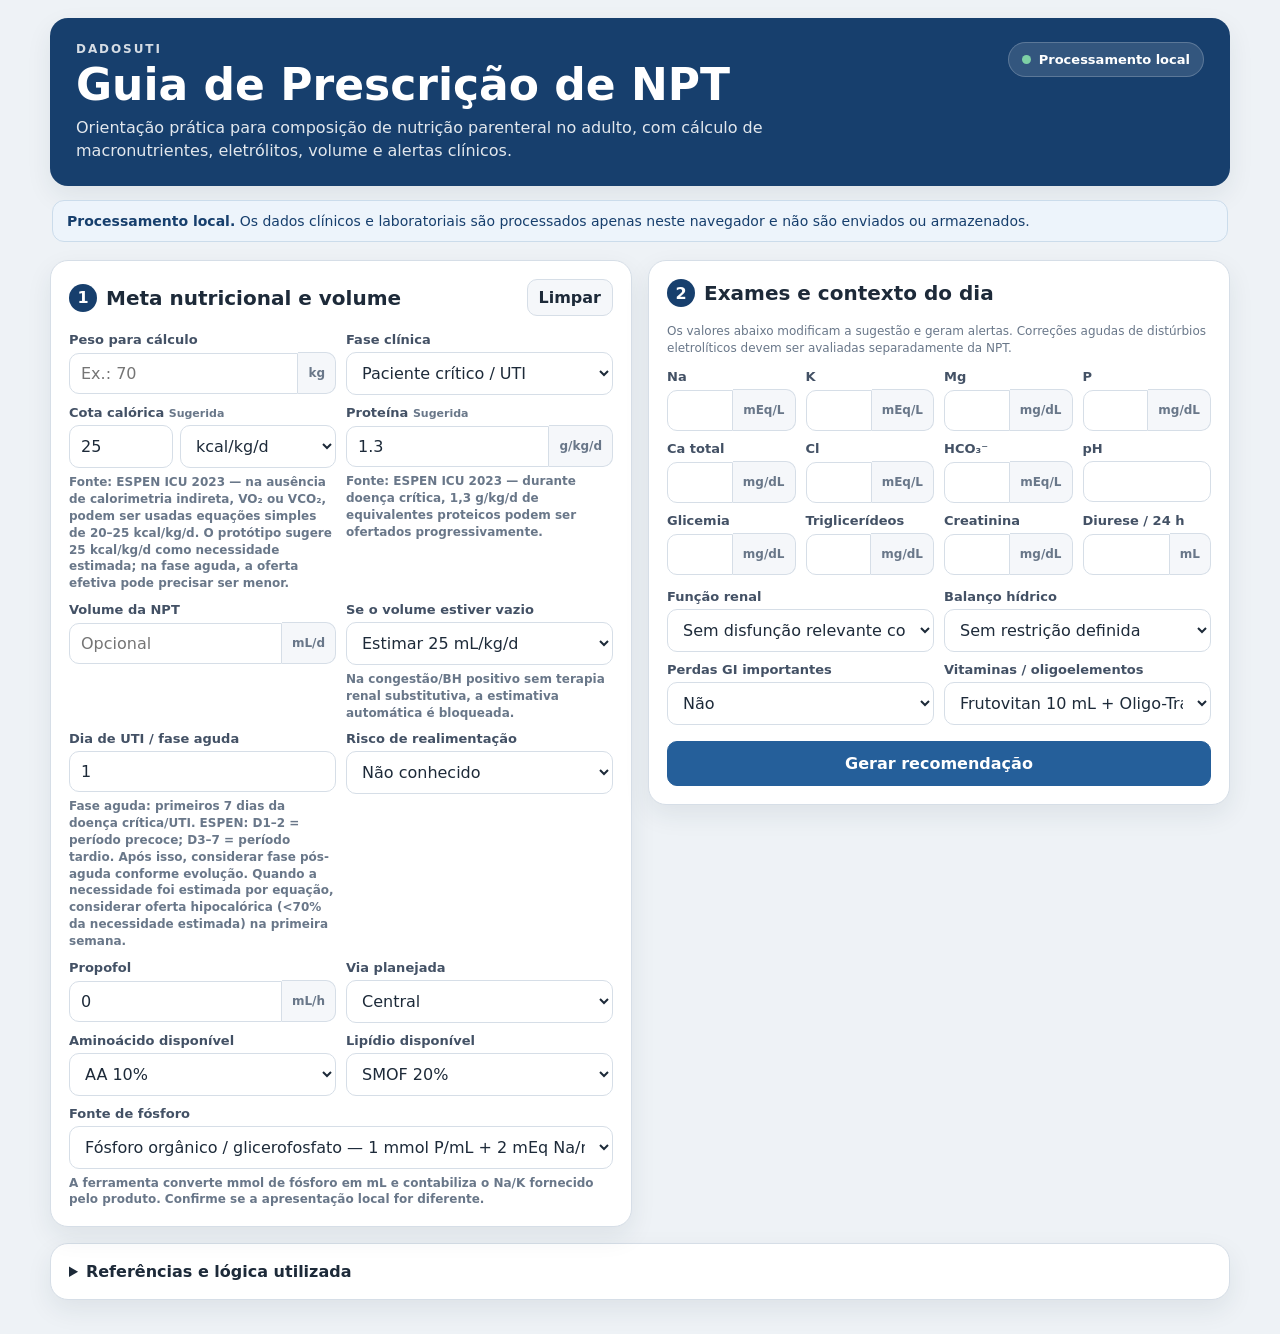
<file: index.html>
<!doctype html>
<html lang="pt-BR">
<head>
  <meta charset="utf-8">
  <meta name="viewport" content="width=device-width, initial-scale=1">
  <meta name="referrer" content="no-referrer">
  <meta http-equiv="Cache-Control" content="no-cache, no-store, must-revalidate">
  <meta http-equiv="Pragma" content="no-cache">
  <meta http-equiv="Expires" content="0">
  <title>Guia de Prescrição de NPT — Adulto</title>
  <link rel="stylesheet" href="style.css?v=11">
</head>
<body>
<main class="shell">

  <header class="hero">
      <div>
        <div class="brand">DADOSUTI</div>
        <h1>Guia de Prescrição de NPT</h1>
        <p>Orientação prática para composição de nutrição parenteral no adulto, com cálculo de macronutrientes, eletrólitos, volume e alertas clínicos.</p>
      </div>
      <div class="local-badge"><span></span> Processamento local</div>
    </header>

    <div class="privacy-strip">
      <strong>Processamento local.</strong> Os dados clínicos e laboratoriais são processados apenas neste navegador e não são enviados ou armazenados.
    </div>

  <section class="layout input-layout">
    <article class="card input-card">
      <div class="card-title">
        <div>
          <span class="step">1</span>
          <h2>Meta nutricional e volume</h2>
        </div>
        <button type="button" id="limpar" class="ghost">Limpar</button>
      </div>

      <div class="form-grid">
        <label class="field">
          <span>Peso para cálculo</span>
          <div class="input-unit">
            <input id="peso" type="number" step="0.1" min="1" placeholder="Ex.: 70">
            <b>kg</b>
          </div>
        </label>

        <label class="field">
          <span>Fase clínica</span>
          <select id="fase">
            <option value="uti">Paciente crítico / UTI</option>
            <option value="estavel">Hospitalizado estável</option>
          </select>
        </label>

        <label class="field">
          <span>Cota calórica <em>Sugerida</em></span>
          <div class="split-control">
            <input id="kcal" type="number" step="1" value="25">
            <select id="kcalTipo">
              <option value="kg">kcal/kg/d</option>
              <option value="total">kcal/d</option>
            </select>
          </div>
          <small id="kcalFonte">Fonte: ESPEN ICU 2023 — na ausência de calorimetria/VO₂/VCO₂, podem ser usadas equações simples de 20–25 kcal/kg/d. O protótipo sugere 25 kcal/kg/d como necessidade estimada.</small>
        </label>

        <label class="field">
          <span>Proteína <em>Sugerida</em></span>
          <div class="input-unit">
            <input id="prot" type="number" step="0.1" value="1.3">
            <b>g/kg/d</b>
          </div>
          <small id="protFonte">Fonte: ESPEN ICU 2023 — durante doença crítica, 1,3 g/kg/d de equivalentes proteicos podem ser ofertados progressivamente.</small>
        </label>

        <label class="field">
          <span>Volume da NPT</span>
          <div class="input-unit">
            <input id="volume" type="number" step="10" placeholder="Opcional">
            <b>mL/d</b>
          </div>
        </label>

        <label class="field">
          <span>Se o volume estiver vazio</span>
          <select id="volSug">
            <option value="25">Estimar 25 mL/kg/d</option>
            <option value="30">Estimar 30 mL/kg/d</option>
            <option value="20">Estimar 20 mL/kg/d</option>
            <option value="0">Não estimar — exigir definição</option>
          </select>
          <small>Na congestão/BH positivo sem terapia renal substitutiva, a estimativa automática é bloqueada.</small>
        </label>

        <label class="field">
          <span>Dia de UTI / fase aguda</span>
          <input id="diaUti" type="number" min="1" step="1" value="1">
          <small><strong>Fase aguda:</strong> primeiros 7 dias da doença crítica/UTI. ESPEN: D1–2 = período precoce; D3–7 = período tardio. Após isso, considerar fase pós-aguda conforme evolução. Quando a necessidade foi estimada por equação, considerar oferta hipocalórica (&lt;70% da necessidade estimada) na primeira semana.</small>
        </label>

        <label class="field">
          <span>Risco de realimentação</span>
          <select id="refeed">
            <option value="nao">Não conhecido</option>
            <option value="sim">Sim</option>
            <option value="extremo">Risco extremo</option>
          </select>
        </label>

        <label class="field">
          <span>Propofol</span>
          <div class="input-unit">
            <input id="propofol" type="number" min="0" step="0.1" value="0">
            <b>mL/h</b>
          </div>
        </label>

        <label class="field">
          <span>Via planejada</span>
          <select id="via">
            <option value="central">Central</option>
            <option value="periferica">Periférica</option>
          </select>
        </label>

        <label class="field">
          <span>Aminoácido disponível</span>
          <select id="aaConc">
            <option value="0.10">AA 10%</option>
            <option value="0.15">AA 15%</option>
            <option value="0.08">HEPA 8%</option>
            <option value="0.10">NEFRO 10%</option>
          </select>
        </label>

        <label class="field">
          <span>Lipídio disponível</span>
          <select id="lipTipo">
            <option value="SMOF 20%">SMOF 20%</option>
            <option value="MCT/LCT 20%">MCT/LCT 20%</option>
          </select>
        </label>

        <label class="field field-wide">
          <span>Fonte de fósforo</span>
          <select id="phosProduto">
            <option value="organico">Fósforo orgânico / glicerofosfato — 1 mmol P/mL + 2 mEq Na/mL</option>
            <option value="kphos">Fosfato de potássio — 1,1 mmol P/mL + 2 mEq K/mL</option>
          </select>
          <small>A ferramenta converte mmol de fósforo em mL e contabiliza o Na/K fornecido pelo produto. Confirme se a apresentação local for diferente.</small>
        </label>
      </div>
    </article>

    <article class="card input-card">
      <div class="card-title">
        <div>
          <span class="step">2</span>
          <h2>Exames e contexto do dia</h2>
        </div>
      </div>
      <p class="card-note">Os valores abaixo modificam a sugestão e geram alertas. Correções agudas de distúrbios eletrolíticos devem ser avaliadas separadamente da NPT.</p>

      <div class="labs-grid">
        <label class="field"><span>Na</span><div class="input-unit"><input id="na" type="number" step="0.1"><b>mEq/L</b></div></label>
        <label class="field"><span>K</span><div class="input-unit"><input id="k" type="number" step="0.1"><b>mEq/L</b></div></label>
        <label class="field"><span>Mg</span><div class="input-unit"><input id="mg" type="number" step="0.1"><b>mg/dL</b></div></label>
        <label class="field"><span>P</span><div class="input-unit"><input id="p" type="number" step="0.1"><b>mg/dL</b></div></label>

        <label class="field"><span>Ca total</span><div class="input-unit"><input id="ca" type="number" step="0.1"><b>mg/dL</b></div></label>
        <label class="field"><span>Cl</span><div class="input-unit"><input id="cl" type="number" step="0.1"><b>mEq/L</b></div></label>
        <label class="field"><span>HCO₃⁻</span><div class="input-unit"><input id="bic" type="number" step="0.1"><b>mEq/L</b></div></label>
        <label class="field"><span>pH</span><input id="ph" type="number" step="0.01"></label>

        <label class="field"><span>Glicemia</span><div class="input-unit"><input id="glicemia" type="number" step="1"><b>mg/dL</b></div></label>
        <label class="field"><span>Triglicerídeos</span><div class="input-unit"><input id="tg" type="number" step="1"><b>mg/dL</b></div></label>
        <label class="field"><span>Creatinina</span><div class="input-unit"><input id="cr" type="number" step="0.01"><b>mg/dL</b></div></label>
        <label class="field"><span>Diurese / 24 h</span><div class="input-unit"><input id="diurese" type="number" step="10"><b>mL</b></div></label>
      </div>

      <div class="context-grid">
        <label class="field">
          <span>Função renal</span>
          <select id="renal">
            <option value="ok">Sem disfunção relevante conhecida</option>
            <option value="aki">LRA/DRC sem diálise</option>
            <option value="ihd">Hemodiálise intermitente</option>
            <option value="crrt">TRS contínua</option>
          </select>
        </label>

        <label class="field">
          <span>Balanço hídrico</span>
          <select id="bh">
            <option value="neutro">Sem restrição definida</option>
            <option value="positivo">Positivo / congesto / edema</option>
            <option value="negativo">Perdas / necessidade de reposição</option>
          </select>
        </label>

        <label class="field">
          <span>Perdas GI importantes</span>
          <select id="gi">
            <option value="nao">Não</option>
            <option value="sim">Sim</option>
          </select>
        </label>

        <label class="field">
          <span>Vitaminas / oligoelementos</span>
          <select id="micro">
            <option value="fruto">Frutovitan 10 mL + Oligo-Trat 2 mL</option>
            <option value="cerne">Cerne 12 5 mL + Addaven 10 mL</option>
          </select>
        </label>
      </div>

      <button id="calc" class="primary action-button">Gerar recomendação</button>
    </article>
  </section>

  <section class="card result-section hidden" id="out">
    <div class="card-title">
      <div>
        <span class="step">3</span>
        <h2>Proposta calculada</h2>
      </div>
    </div>
    <p class="section-note">Quantidade clínica e volume da apresentação correspondente.</p>

    <div class="summary-table">
      <div class="metric">
        <span class="metric-label">Energia</span>
        <span class="metric-value" id="rKcal">—</span>
      </div>
      <div class="metric">
        <span class="metric-label">Proteína</span>
        <span class="metric-value" id="rProt">—</span>
      </div>
      <div class="metric">
        <span class="metric-label">GIR</span>
        <span class="metric-value" id="rGir">—</span>
      </div>
      <div class="metric">
        <span class="metric-label">Volume</span>
        <span class="metric-value" id="rVol">—</span>
      </div>
    </div>

    <div class="table-wrap">
      <table class="recommendation-table">
        <thead>
          <tr>
            <th>Componente</th>
            <th>Recomendação</th>
            <th>Volume / apresentação</th>
            <th>Justificativa</th>
          </tr>
        </thead>
        <tbody id="tbody"></tbody>
      </table>
    </div>
  </section>

  <section class="card hidden" id="alertsCard">
    <div class="card-title">
      <div>
        <span class="step">4</span>
        <h2>Alertas e pontos de revisão</h2>
      </div>
    </div>
    <div id="alerts"></div>
  </section>

  <section class="card hidden" id="rxCard">
    <div class="card-title">
      <div>
        <span class="step">5</span>
        <h2>Prescrição sugerida</h2>
      </div>
      <button id="copiar" class="ghost">Copiar resumo</button>
    </div>
    <pre class="evolution-text" id="rx"></pre>
  </section>

  <details class="card references-card">
    <summary>Referências e lógica utilizada</summary>
    <div class="references">
      <p><strong>ESPEN 2023.</strong> Em UTI, sugere automaticamente 25 kcal/kg/d como estimativa prática dentro da faixa de 20–25 kcal/kg/d quando calorimetria/VO₂/VCO₂ não estão disponíveis, e 1,3 g/kg/d de proteína como referência progressiva. Quando a necessidade energética é estimada por equação, alerta para evitar oferta plena precoce na fase aguda. Também limita glicose a 5 mg/kg/min e considera 1 g/kg/d de lipídio como teto usual, com tolerância até 1,5 g/kg/d.</p>

      <p><strong>ASPEN 2025.</strong> Para uma formulação inicial, proteína é definida primeiro; aproximadamente 25% das kcal podem vir de emulsão lipídica, e o restante é completado com dextrose. O volume-alvo deve ser compatível com a estratégia hídrica do paciente. Pontos de partida de eletrólitos: Na 1–2 mEq/kg (70–100 mEq/d), K 50–70 mEq/d, Ca 10–15 mEq/d, Mg 8–20 mEq/d e fósforo 20–40 mmol/d, sempre individualizados.</p>

      <p><strong>Apresentações do formulário fornecido.</strong> Glicose 50%, lipídio 20%, NaCl 3,42 mEq/mL, KCl 2,56 mEq/mL, acetatos de Na/K 2 mEq/mL, gluconato de cálcio 0,5 mEq/mL e sulfato de magnésio 4 mEq/mL.</p>
    </div>
  </details>

</main>

<script src="app.js?v=11"></script>
</body>
</html>
</file>
<file: style.css>
:root {
  color-scheme: light;
  --bg: #eef2f6;
  --card: #ffffff;
  --ink: #1d2a39;
  --muted: #697789;
  --line: #d6dee7;
  --blue: #173f6d;
  --blue2: #255f9a;
  --blue-soft: #edf4fb;
  --green: #176b4a;
  --green-bg: #eef8f3;
  --yellow: #805a00;
  --yellow-bg: #fff8e4;
  --red: #9a3030;
  --red-bg: #fff0f0;
  --shadow: 0 10px 26px rgba(24, 45, 70, .08);
}
* { box-sizing: border-box; }
body {
  margin: 0;
  background: var(--bg);
  color: var(--ink);
  font-family: Inter, ui-sans-serif, system-ui, -apple-system, BlinkMacSystemFont, "Segoe UI", sans-serif;
}
button,input,select,textarea { font: inherit; }
.shell { width: min(1180px, calc(100% - 28px)); margin: 18px auto 34px; }

/* Cabeçalho: exatamente o padrão da Gasometria */
.hero {
  display: flex; justify-content: space-between; gap: 22px; align-items: flex-start;
  padding: 24px 26px; border-radius: 18px; color: white; background: var(--blue); box-shadow: var(--shadow);
}
.brand { font-size: 12px; font-weight: 900; letter-spacing: .16em; opacity: .82; }
.hero h1 { margin: 3px 0 6px; font-size: clamp(30px, 4vw, 44px); }
.hero p { margin: 0; max-width: 720px; color: rgba(255,255,255,.88); font-size: 16px; line-height: 1.45; }
.local-badge { flex: none; display: inline-flex; align-items: center; gap: 8px; padding: 9px 13px; border-radius: 999px; background: rgba(255,255,255,.12); border: 1px solid rgba(255,255,255,.2); font-size: 13px; font-weight: 800; }
.local-badge span { width: 9px; height: 9px; border-radius: 50%; background: #7ed0a5; }
.privacy-strip { margin: 14px 2px 18px; padding: 12px 14px; border-radius: 12px; color: var(--blue); background: var(--blue-soft); border: 1px solid #cbdceb; font-size: 14px; }

/* Cards e cabeçalhos numerados: padrão da Gasometria */
.layout { display: grid; grid-template-columns: minmax(0,1fr) minmax(0,1fr); gap: 16px; align-items: start; }
.card { background: var(--card); border: 1px solid var(--line); border-radius: 18px; padding: 18px; box-shadow: var(--shadow); margin-bottom: 16px; }
.card-title { display: flex; align-items: center; justify-content: space-between; gap: 12px; margin-bottom: 16px; }
.card-title > div { display: flex; align-items: center; gap: 9px; min-width: 0; }
.card-title h2 { margin: 0; font-size: 20px; }
.step { display: inline-grid; place-items: center; width: 28px; height: 28px; flex: 0 0 28px; border-radius: 50%; background: var(--blue); color: white; font-weight: 900; }
h3 { margin: 18px 0 10px; font-size: 15px; }

.form-grid,.context-grid { display: grid; gap: 10px; grid-template-columns: repeat(2,minmax(0,1fr)); }
.labs-grid { display: grid; gap: 10px; grid-template-columns: repeat(4,minmax(0,1fr)); }
.context-grid { margin-top: 14px; }
.field-wide { grid-column: 1 / -1; }

.field { min-width: 0; }
.field > span { display: block; font-size: 13px; font-weight: 800; color: #435165; }
.field > span em { font-style: normal; font-size: 11px; font-weight: 700; color: var(--muted); }
.field small { display: block; margin-top: 6px; color: var(--muted); font-size: 12px; font-weight: 600; line-height: 1.4; }

input,select {
  width: 100%; margin-top: 5px; border: 1px solid var(--line); border-radius: 10px;
  padding: 10px 11px; color: var(--ink); background: #fff; outline: none;
}
input:focus,select:focus { border-color: #7ca6cf; box-shadow: 0 0 0 3px rgba(37,95,154,.10); }

.input-unit { display: grid; grid-template-columns: minmax(0,1fr) auto; align-items: end; }
.input-unit input { border-radius: 10px 0 0 10px; }
.input-unit b {
  min-height: 42px; margin-top: 5px; display: flex; align-items: center; padding: 0 10px;
  border: 1px solid var(--line); border-left: 0; border-radius: 0 10px 10px 0;
  background: #f5f7fa; color: var(--muted); font-size: 12px; white-space: nowrap;
}
.split-control { display: grid; grid-template-columns: minmax(90px,.8fr) minmax(120px,1.2fr); gap: 7px; }

.card-note,.section-note { color: var(--muted); font-size: 12px; line-height: 1.4; }
.card-note { margin: 0 0 12px; }
.section-note { margin: -4px 0 14px; }

button { border: 1px solid var(--line); border-radius: 10px; cursor: pointer; font-weight: 800; transition: .15s ease; }
button.primary { width: 100%; margin-top: 15px; padding: 12px 16px; color: white; background: var(--blue2); border-color: var(--blue2); }
button.primary:hover { filter: brightness(.96); }
button.ghost { padding: 8px 11px; color: var(--ink); background: #f5f7fa; }
button.ghost:hover:not(:disabled) { background: #eef2f6; }
button:disabled { opacity: .45; cursor: default; }

.action-button { margin-top: 16px !important; }

/* Resultados */
.summary-table {
  display: grid; grid-template-columns: repeat(4,minmax(0,1fr));
  border: 1px solid var(--line); border-radius: 12px; overflow: hidden; background: #fbfcfe;
}
.metric {
  min-height: 78px; padding: 11px 8px; display: flex; flex-direction: column;
  align-items: center; justify-content: center; text-align: center; gap: 6px;
  border-right: 1px solid var(--line);
}
.metric:last-child { border-right: 0; }
.metric-label { color: #435165; font-size: 13px; font-weight: 800; }
.metric-value { color: var(--blue); font-size: 16px; font-weight: 900; white-space: nowrap; }

.table-wrap { margin-top: 14px; overflow-x: auto; border: 1px solid var(--line); border-radius: 12px; }
.recommendation-table { width: 100%; min-width: 820px; border-collapse: collapse; font-size: 13px; background: #fff; }
.recommendation-table th { padding: 10px; background: #fbfcfe; color: #435165; text-align: left; font-size: 12px; border-bottom: 1px solid var(--line); }
.recommendation-table td { padding: 10px; vertical-align: top; border-bottom: 1px solid #e3e8ee; line-height: 1.45; }
.recommendation-table tr:last-child td { border-bottom: 0; }
.qty { font-weight: 800; color: #35465b; }
.why { color: #526174; }

.alert { margin-top: 9px; padding: 11px 12px; border-radius: 10px; font-size: 13px; line-height: 1.45; }
.alert.warn { color: var(--yellow); background: var(--yellow-bg); border: 1px solid #eedca6; }
.alert.danger { color: var(--red); background: var(--red-bg); border: 1px solid #efc8c8; }
.alert.ok { color: var(--green); background: var(--green-bg); border: 1px solid #cbe7d8; }

.evolution-text {
  width: 100%; min-height: 180px; margin: 0; padding: 12px; border: 1px solid var(--line);
  border-radius: 12px; background: #fbfcfe; color: var(--ink); white-space: pre-wrap; overflow-x: auto;
  font: 600 13px/1.55 Inter, ui-sans-serif, system-ui, -apple-system, BlinkMacSystemFont, "Segoe UI", sans-serif;
}

.references-card summary { cursor: pointer; font-weight: 800; }
.references { margin-top: 12px; color: #526174; font-size: 13px; line-height: 1.5; }
.references p { margin: 7px 0; }
.hidden { display: none !important; }

@media (max-width: 900px) {
  .layout { grid-template-columns: 1fr; }
}
@media (max-width: 700px) {
  .labs-grid { grid-template-columns: repeat(2,minmax(0,1fr)); }
  .summary-table { grid-template-columns: repeat(2,minmax(0,1fr)); }
  .metric:nth-child(2) { border-right: 0; }
  .metric:nth-child(-n+2) { border-bottom: 1px solid var(--line); }
}
@media (max-width: 620px) {
  .shell { width: min(100% - 18px,1180px); margin-top: 9px; }
  .hero { flex-direction: column; padding: 20px; border-radius: 15px; }
  .hero h1 { font-size: 30px; }
  .form-grid,.context-grid { grid-template-columns: 1fr; }
  .field-wide { grid-column: auto; }
}
@media (max-width: 420px) {
  .labs-grid { grid-template-columns: 1fr; }
}
</file>
